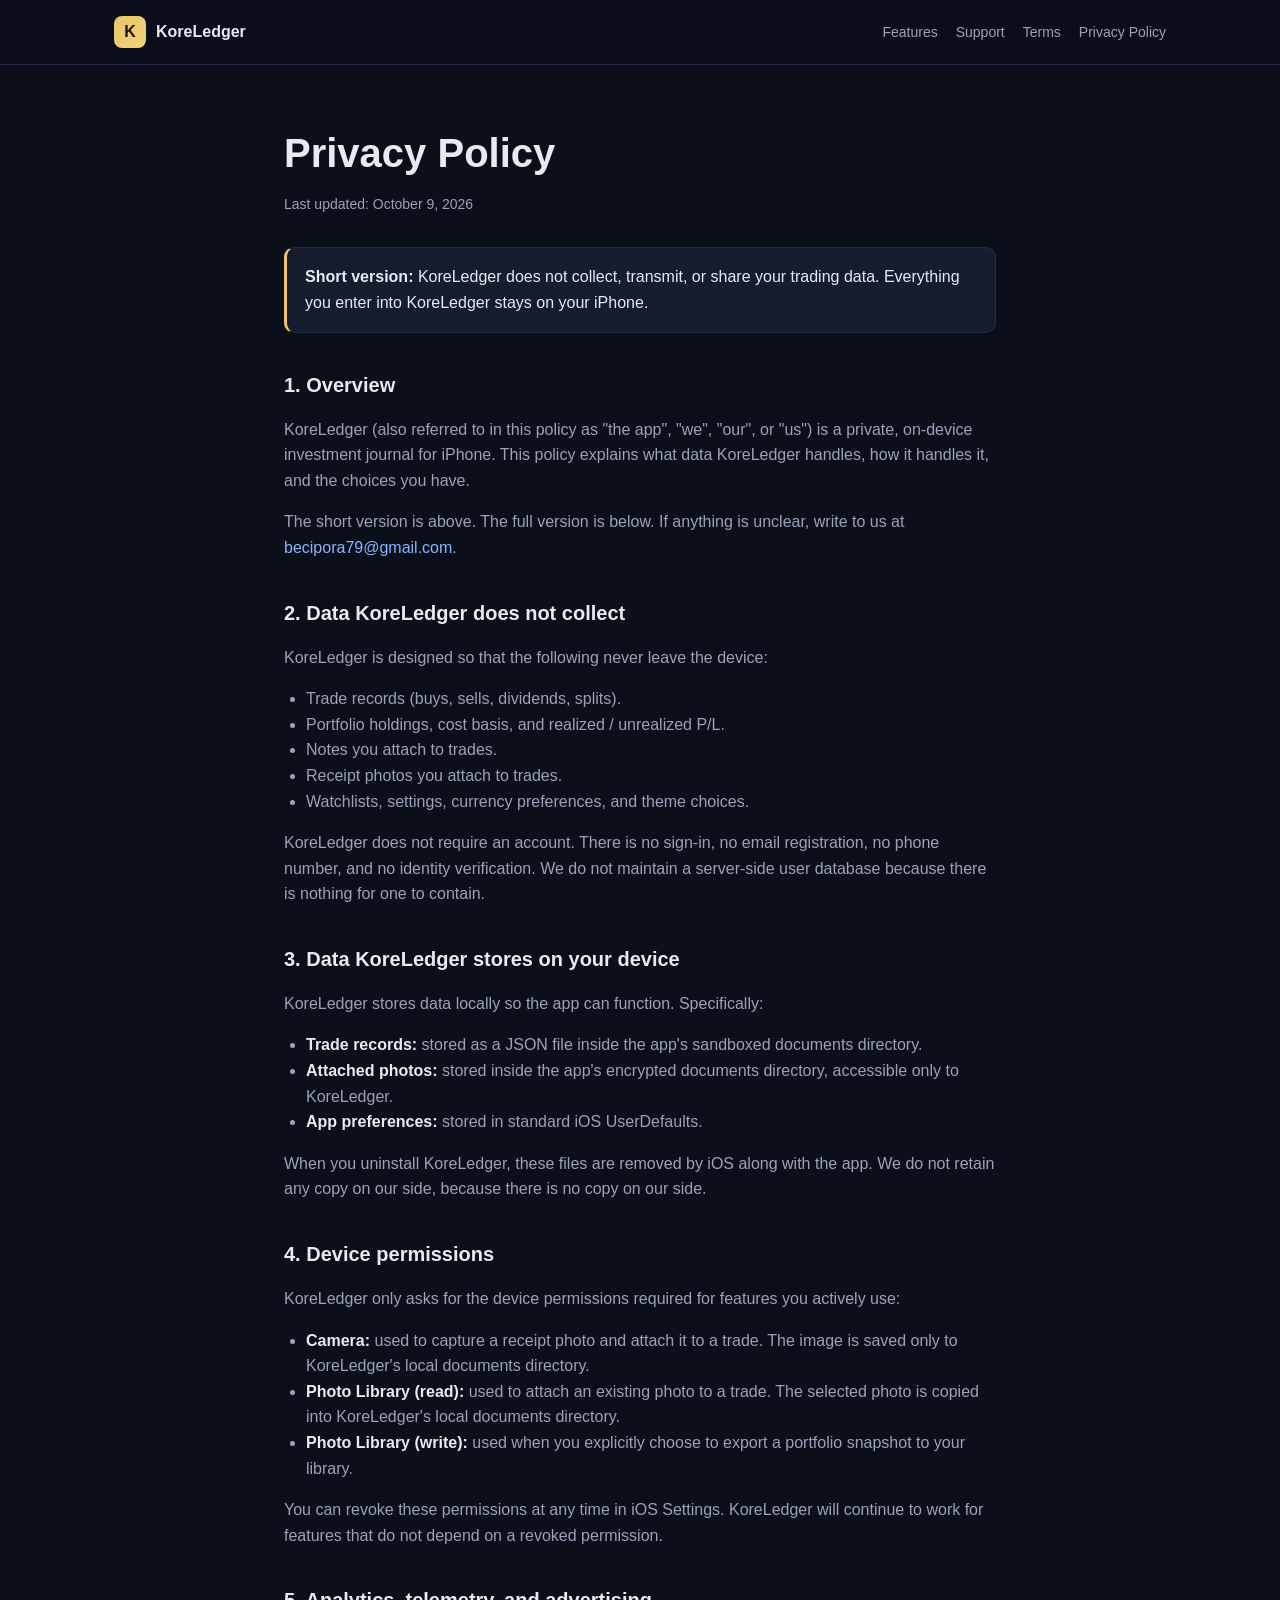
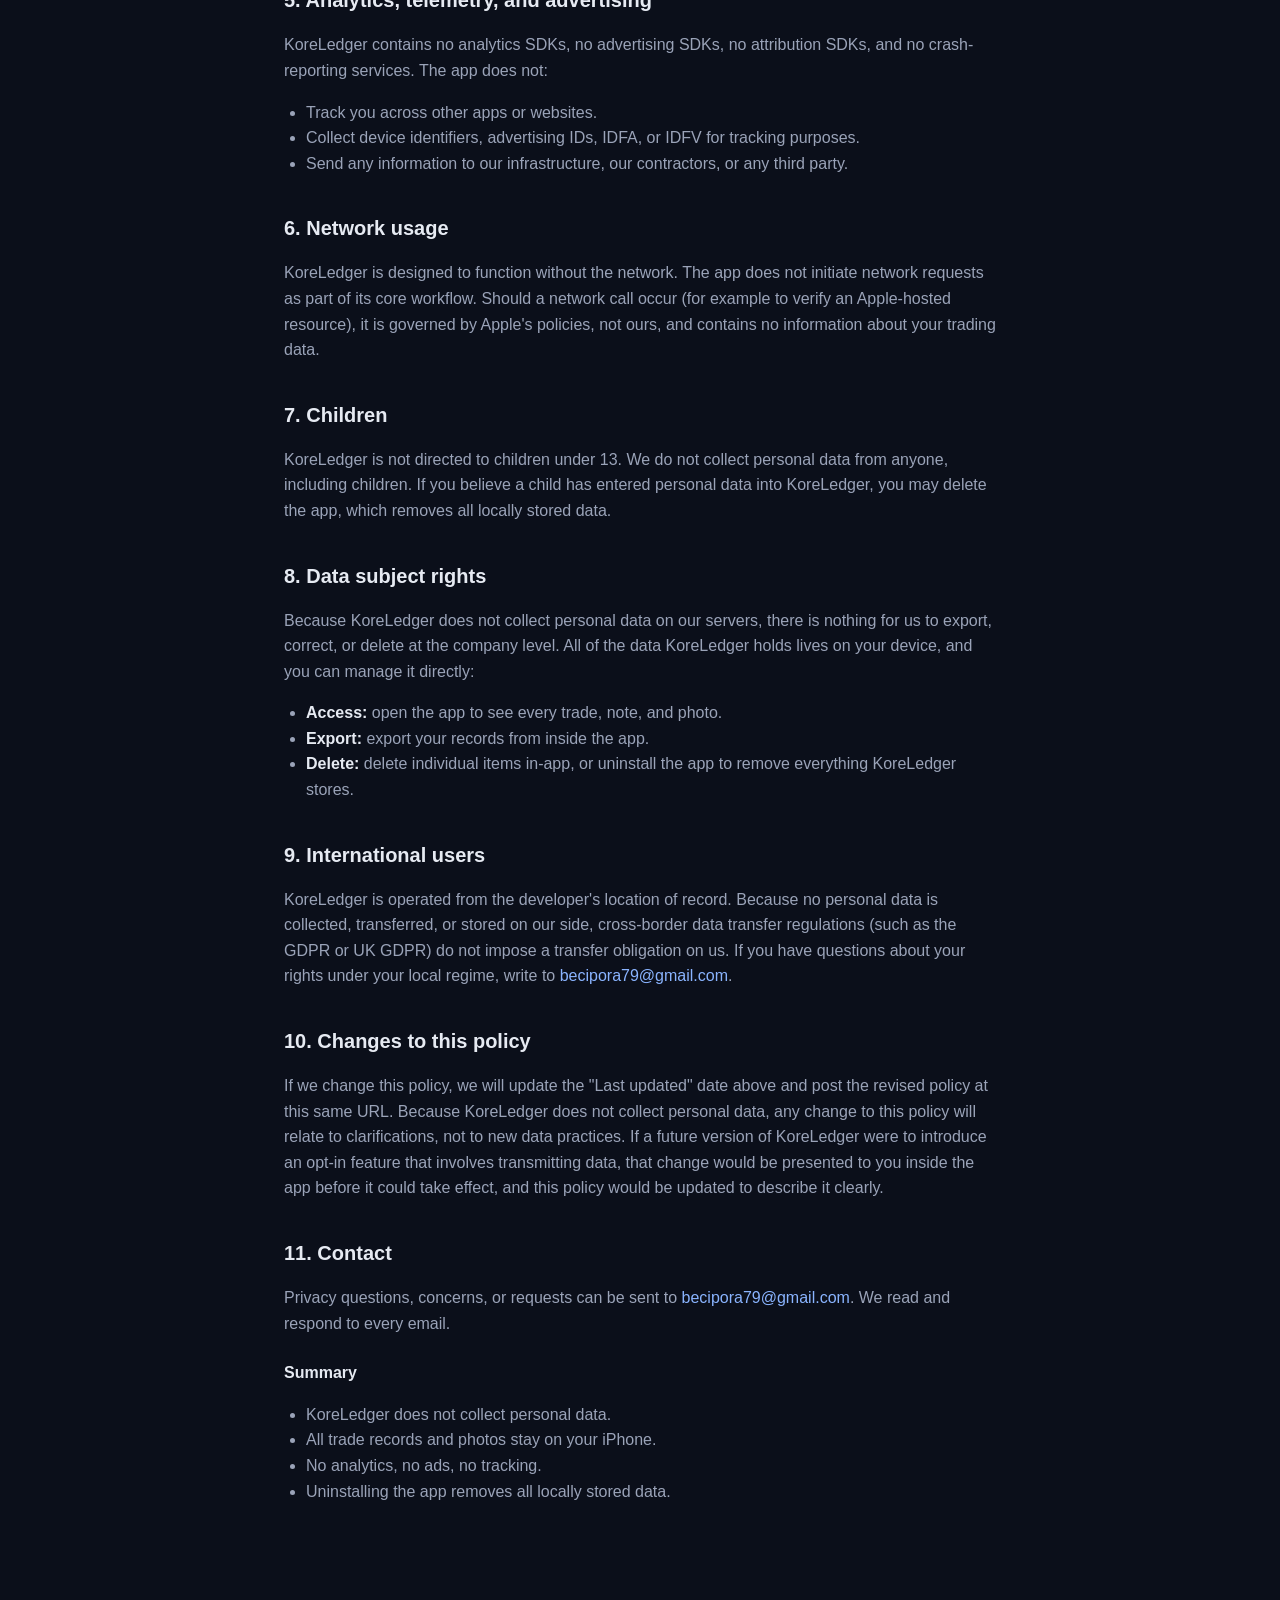
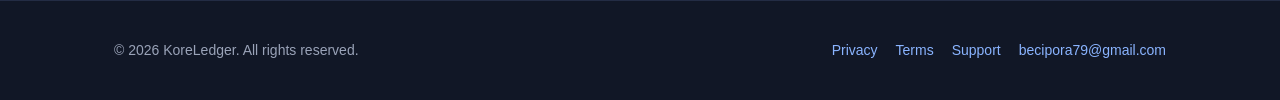
<file: privacy.html>
<!DOCTYPE html>
<html lang="en">
<head>
    <meta charset="UTF-8">
    <meta name="viewport" content="width=device-width, initial-scale=1.0">
    <meta name="description" content="KoreLedger privacy policy. KoreLedger is on-device only: no accounts, no cloud sync, no telemetry.">
    <meta name="theme-color" content="#0B0F1A">
    <title>Privacy Policy — KoreLedger</title>
    <link rel="icon" type="image/png" href="https://coresg-normal.trae.ai/api/ide/v1/text_to_image?prompt=minimalist%20dark%20app%20icon%20letter%20K%20gold%20accent%20on%20navy%20background&image_size=square">
    <link rel="stylesheet" href="styles.css">
</head>
<body>
    <header class="site-header">
        <div class="container nav-row">
            <a href="index.html" class="brand">
                <span class="brand-mark">K</span>
                <span class="brand-name">KoreLedger</span>
            </a>
            <nav class="primary-nav" aria-label="Primary">
                <a href="index.html#features">Features</a>
                <a href="support.html">Support</a>
                <a href="terms.html">Terms</a>
                <a href="privacy.html">Privacy Policy</a>
            </nav>
        </div>
    </header>

    <main class="doc">
        <div class="container narrow">
            <h1>Privacy Policy</h1>
            <p class="doc-meta">Last updated: October 9, 2026</p>

            <div class="callout">
                <p><strong>Short version:</strong> KoreLedger does not collect, transmit, or share your trading data. Everything you enter into KoreLedger stays on your iPhone.</p>
            </div>

            <h2>1. Overview</h2>
            <p>KoreLedger (also referred to in this policy as "the app", "we", "our", or "us") is a private, on-device investment journal for iPhone. This policy explains what data KoreLedger handles, how it handles it, and the choices you have.</p>
            <p>The short version is above. The full version is below. If anything is unclear, write to us at <a href="mailto:becipora79@gmail.com">becipora79@gmail.com</a>.</p>

            <h2>2. Data KoreLedger does not collect</h2>
            <p>KoreLedger is designed so that the following never leave the device:</p>
            <ul>
                <li>Trade records (buys, sells, dividends, splits).</li>
                <li>Portfolio holdings, cost basis, and realized / unrealized P/L.</li>
                <li>Notes you attach to trades.</li>
                <li>Receipt photos you attach to trades.</li>
                <li>Watchlists, settings, currency preferences, and theme choices.</li>
            </ul>
            <p>KoreLedger does not require an account. There is no sign-in, no email registration, no phone number, and no identity verification. We do not maintain a server-side user database because there is nothing for one to contain.</p>

            <h2>3. Data KoreLedger stores on your device</h2>
            <p>KoreLedger stores data locally so the app can function. Specifically:</p>
            <ul>
                <li><strong>Trade records:</strong> stored as a JSON file inside the app's sandboxed documents directory.</li>
                <li><strong>Attached photos:</strong> stored inside the app's encrypted documents directory, accessible only to KoreLedger.</li>
                <li><strong>App preferences:</strong> stored in standard iOS UserDefaults.</li>
            </ul>
            <p>When you uninstall KoreLedger, these files are removed by iOS along with the app. We do not retain any copy on our side, because there is no copy on our side.</p>

            <h2>4. Device permissions</h2>
            <p>KoreLedger only asks for the device permissions required for features you actively use:</p>
            <ul>
                <li><strong>Camera:</strong> used to capture a receipt photo and attach it to a trade. The image is saved only to KoreLedger's local documents directory.</li>
                <li><strong>Photo Library (read):</strong> used to attach an existing photo to a trade. The selected photo is copied into KoreLedger's local documents directory.</li>
                <li><strong>Photo Library (write):</strong> used when you explicitly choose to export a portfolio snapshot to your library.</li>
            </ul>
            <p>You can revoke these permissions at any time in iOS Settings. KoreLedger will continue to work for features that do not depend on a revoked permission.</p>

            <h2>5. Analytics, telemetry, and advertising</h2>
            <p>KoreLedger contains no analytics SDKs, no advertising SDKs, no attribution SDKs, and no crash-reporting services. The app does not:</p>
            <ul>
                <li>Track you across other apps or websites.</li>
                <li>Collect device identifiers, advertising IDs, IDFA, or IDFV for tracking purposes.</li>
                <li>Send any information to our infrastructure, our contractors, or any third party.</li>
            </ul>

            <h2>6. Network usage</h2>
            <p>KoreLedger is designed to function without the network. The app does not initiate network requests as part of its core workflow. Should a network call occur (for example to verify an Apple-hosted resource), it is governed by Apple's policies, not ours, and contains no information about your trading data.</p>

            <h2>7. Children</h2>
            <p>KoreLedger is not directed to children under 13. We do not collect personal data from anyone, including children. If you believe a child has entered personal data into KoreLedger, you may delete the app, which removes all locally stored data.</p>

            <h2>8. Data subject rights</h2>
            <p>Because KoreLedger does not collect personal data on our servers, there is nothing for us to export, correct, or delete at the company level. All of the data KoreLedger holds lives on your device, and you can manage it directly:</p>
            <ul>
                <li><strong>Access:</strong> open the app to see every trade, note, and photo.</li>
                <li><strong>Export:</strong> export your records from inside the app.</li>
                <li><strong>Delete:</strong> delete individual items in-app, or uninstall the app to remove everything KoreLedger stores.</li>
            </ul>

            <h2>9. International users</h2>
            <p>KoreLedger is operated from the developer's location of record. Because no personal data is collected, transferred, or stored on our side, cross-border data transfer regulations (such as the GDPR or UK GDPR) do not impose a transfer obligation on us. If you have questions about your rights under your local regime, write to <a href="mailto:becipora79@gmail.com">becipora79@gmail.com</a>.</p>

            <h2>10. Changes to this policy</h2>
            <p>If we change this policy, we will update the "Last updated" date above and post the revised policy at this same URL. Because KoreLedger does not collect personal data, any change to this policy will relate to clarifications, not to new data practices. If a future version of KoreLedger were to introduce an opt-in feature that involves transmitting data, that change would be presented to you inside the app before it could take effect, and this policy would be updated to describe it clearly.</p>

            <h2>11. Contact</h2>
            <p>Privacy questions, concerns, or requests can be sent to <a href="mailto:becipora79@gmail.com">becipora79@gmail.com</a>. We read and respond to every email.</p>

            <h3>Summary</h3>
            <ul>
                <li>KoreLedger does not collect personal data.</li>
                <li>All trade records and photos stay on your iPhone.</li>
                <li>No analytics, no ads, no tracking.</li>
                <li>Uninstalling the app removes all locally stored data.</li>
            </ul>
        </div>
    </main>

    <footer class="site-footer">
        <div class="container footer-row">
            <p>&copy; 2026 KoreLedger. All rights reserved.</p>
            <nav aria-label="Footer">
                <a href="privacy.html">Privacy</a>
                <a href="terms.html">Terms</a>
                <a href="support.html">Support</a>
                <a href="mailto:becipora79@gmail.com">becipora79@gmail.com</a>
            </nav>
        </div>
    </footer>
</body>
</html>
</file>
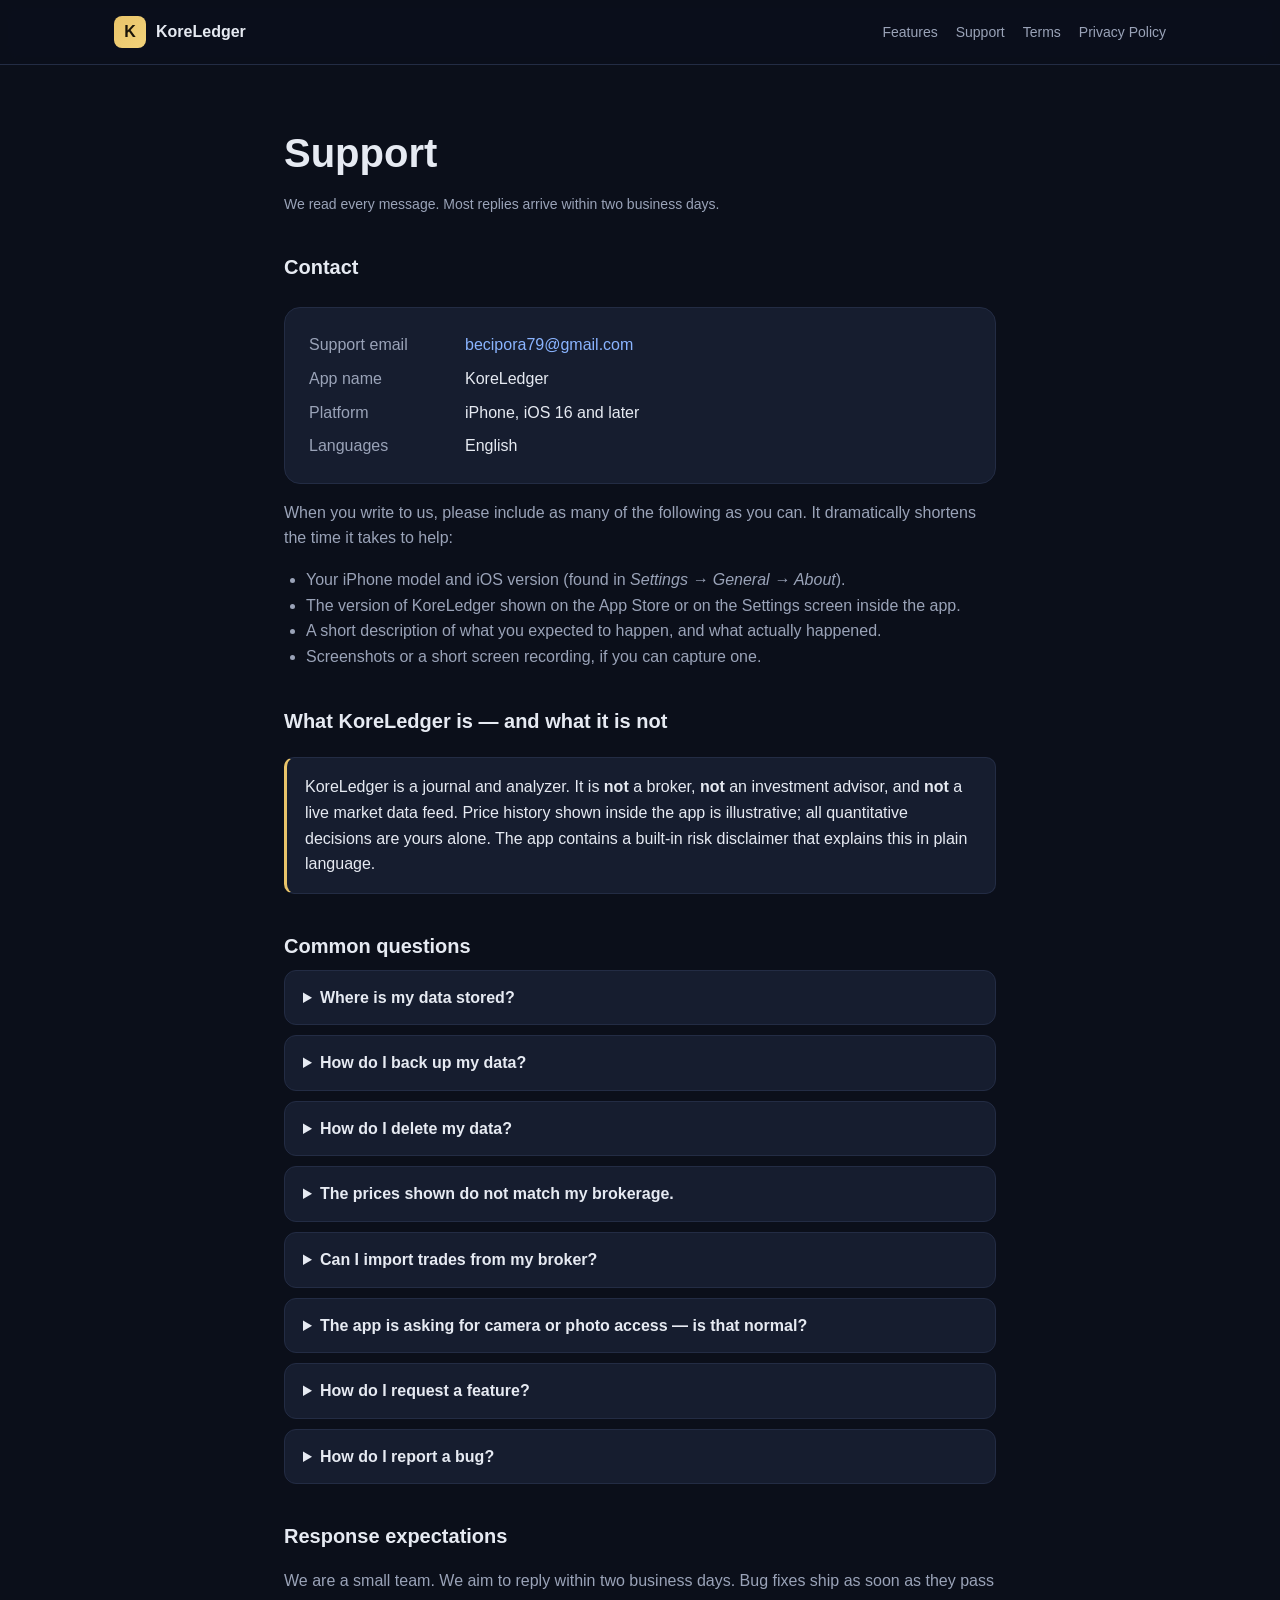
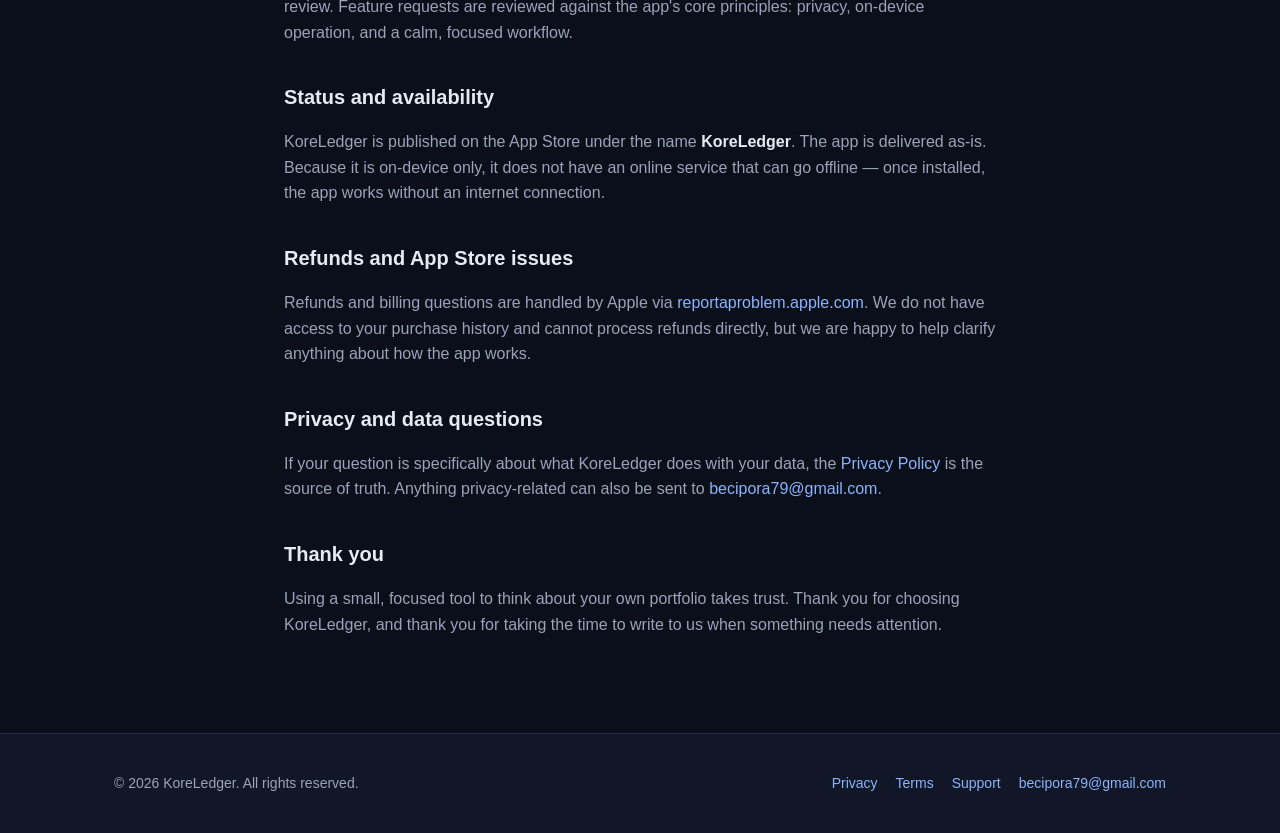
<file: support.html>
<!DOCTYPE html>
<html lang="en">
<head>
    <meta charset="UTF-8">
    <meta name="viewport" content="width=device-width, initial-scale=1.0">
    <meta name="description" content="KoreLedger support. Contact the developer, file a bug, request a feature, or find answers to common questions.">
    <meta name="theme-color" content="#0B0F1A">
    <title>Support — KoreLedger</title>
    <link rel="icon" type="image/png" href="https://coresg-normal.trae.ai/api/ide/v1/text_to_image?prompt=minimalist%20dark%20app%20icon%20letter%20K%20gold%20accent%20on%20navy%20background&image_size=square">
    <link rel="stylesheet" href="styles.css">
</head>
<body>
    <header class="site-header">
        <div class="container nav-row">
            <a href="index.html" class="brand">
                <span class="brand-mark">K</span>
                <span class="brand-name">KoreLedger</span>
            </a>
            <nav class="primary-nav" aria-label="Primary">
                <a href="index.html#features">Features</a>
                <a href="support.html">Support</a>
                <a href="terms.html">Terms</a>
                <a href="privacy.html">Privacy Policy</a>
            </nav>
        </div>
    </header>

    <main class="doc">
        <div class="container narrow">
            <h1>Support</h1>
            <p class="doc-meta">We read every message. Most replies arrive within two business days.</p>

            <h2>Contact</h2>
            <div class="contact-card">
                <dl>
                    <dt>Support email</dt>
                    <dd><a href="mailto:becipora79@gmail.com">becipora79@gmail.com</a></dd>

                    <dt>App name</dt>
                    <dd>KoreLedger</dd>

                    <dt>Platform</dt>
                    <dd>iPhone, iOS 16 and later</dd>

                    <dt>Languages</dt>
                    <dd>English</dd>
                </dl>
            </div>

            <p>When you write to us, please include as many of the following as you can. It dramatically shortens the time it takes to help:</p>
            <ul>
                <li>Your iPhone model and iOS version (found in <em>Settings → General → About</em>).</li>
                <li>The version of KoreLedger shown on the App Store or on the Settings screen inside the app.</li>
                <li>A short description of what you expected to happen, and what actually happened.</li>
                <li>Screenshots or a short screen recording, if you can capture one.</li>
            </ul>

            <h2>What KoreLedger is — and what it is not</h2>
            <div class="callout">
                <p>KoreLedger is a journal and analyzer. It is <strong>not</strong> a broker, <strong>not</strong> an investment advisor, and <strong>not</strong> a live market data feed. Price history shown inside the app is illustrative; all quantitative decisions are yours alone. The app contains a built-in risk disclaimer that explains this in plain language.</p>
            </div>

            <h2>Common questions</h2>
            <div class="faq">
                <details>
                    <summary>Where is my data stored?</summary>
                    <p>All trade records, notes, and attached photos are stored locally on your iPhone, inside the app's sandboxed documents directory. KoreLedger does not upload your data anywhere.</p>
                </details>
                <details>
                    <summary>How do I back up my data?</summary>
                    <p>Use a standard iPhone iCloud or iTunes backup. KoreLedger's local documents directory is included in your device backups. If you want a portable copy, export your records from inside the app and store the file wherever you like.</p>
                </details>
                <details>
                    <summary>How do I delete my data?</summary>
                    <p>You can delete individual trades inside the app. To remove everything KoreLedger has stored, uninstall the app from your iPhone — iOS will remove the sandbox along with it.</p>
                </details>
                <details>
                    <summary>The prices shown do not match my brokerage.</summary>
                    <p>That is expected. KoreLedger does not connect to any brokerage, exchange, or live market feed. The price history is stored locally and is intended as an illustrative reference for the trades you log, not as a real-time quote.</p>
                </details>
                <details>
                    <summary>Can I import trades from my broker?</summary>
                    <p>No. KoreLedger is intentionally a journal you maintain by hand. Manual entry keeps the math transparent and keeps your data on-device.</p>
                </details>
                <details>
                    <summary>The app is asking for camera or photo access — is that normal?</summary>
                    <p>Yes. KoreLedger only uses those permissions when you choose to attach a receipt photo to a trade, or when you choose to export a portfolio snapshot to your photo library. You can revoke the permission in iOS Settings at any time.</p>
                </details>
                <details>
                    <summary>How do I request a feature?</summary>
                    <p>Send it to <a href="mailto:becipora79@gmail.com">becipora79@gmail.com</a> with the subject "Feature request". Describe the workflow you have in mind and why it would help you; concrete examples are the most useful.</p>
                </details>
                <details>
                    <summary>How do I report a bug?</summary>
                    <p>Send it to <a href="mailto:becipora79@gmail.com">becipora79@gmail.com</a> with the subject "Bug". Include the steps to reproduce, what you expected, what happened, and — if you can — a screenshot or screen recording.</p>
                </details>
            </div>

            <h2>Response expectations</h2>
            <p>We are a small team. We aim to reply within two business days. Bug fixes ship as soon as they pass review. Feature requests are reviewed against the app's core principles: privacy, on-device operation, and a calm, focused workflow.</p>

            <h2>Status and availability</h2>
            <p>KoreLedger is published on the App Store under the name <strong>KoreLedger</strong>. The app is delivered as-is. Because it is on-device only, it does not have an online service that can go offline — once installed, the app works without an internet connection.</p>

            <h2>Refunds and App Store issues</h2>
            <p>Refunds and billing questions are handled by Apple via <a href="https://reportaproblem.apple.com/">reportaproblem.apple.com</a>. We do not have access to your purchase history and cannot process refunds directly, but we are happy to help clarify anything about how the app works.</p>

            <h2>Privacy and data questions</h2>
            <p>If your question is specifically about what KoreLedger does with your data, the <a href="privacy.html">Privacy Policy</a> is the source of truth. Anything privacy-related can also be sent to <a href="mailto:becipora79@gmail.com">becipora79@gmail.com</a>.</p>

            <h2>Thank you</h2>
            <p>Using a small, focused tool to think about your own portfolio takes trust. Thank you for choosing KoreLedger, and thank you for taking the time to write to us when something needs attention.</p>
        </div>
    </main>

    <footer class="site-footer">
        <div class="container footer-row">
            <p>&copy; 2026 KoreLedger. All rights reserved.</p>
            <nav aria-label="Footer">
                <a href="privacy.html">Privacy</a>
                <a href="terms.html">Terms</a>
                <a href="support.html">Support</a>
                <a href="mailto:becipora79@gmail.com">becipora79@gmail.com</a>
            </nav>
        </div>
    </footer>
</body>
</html>
</file>
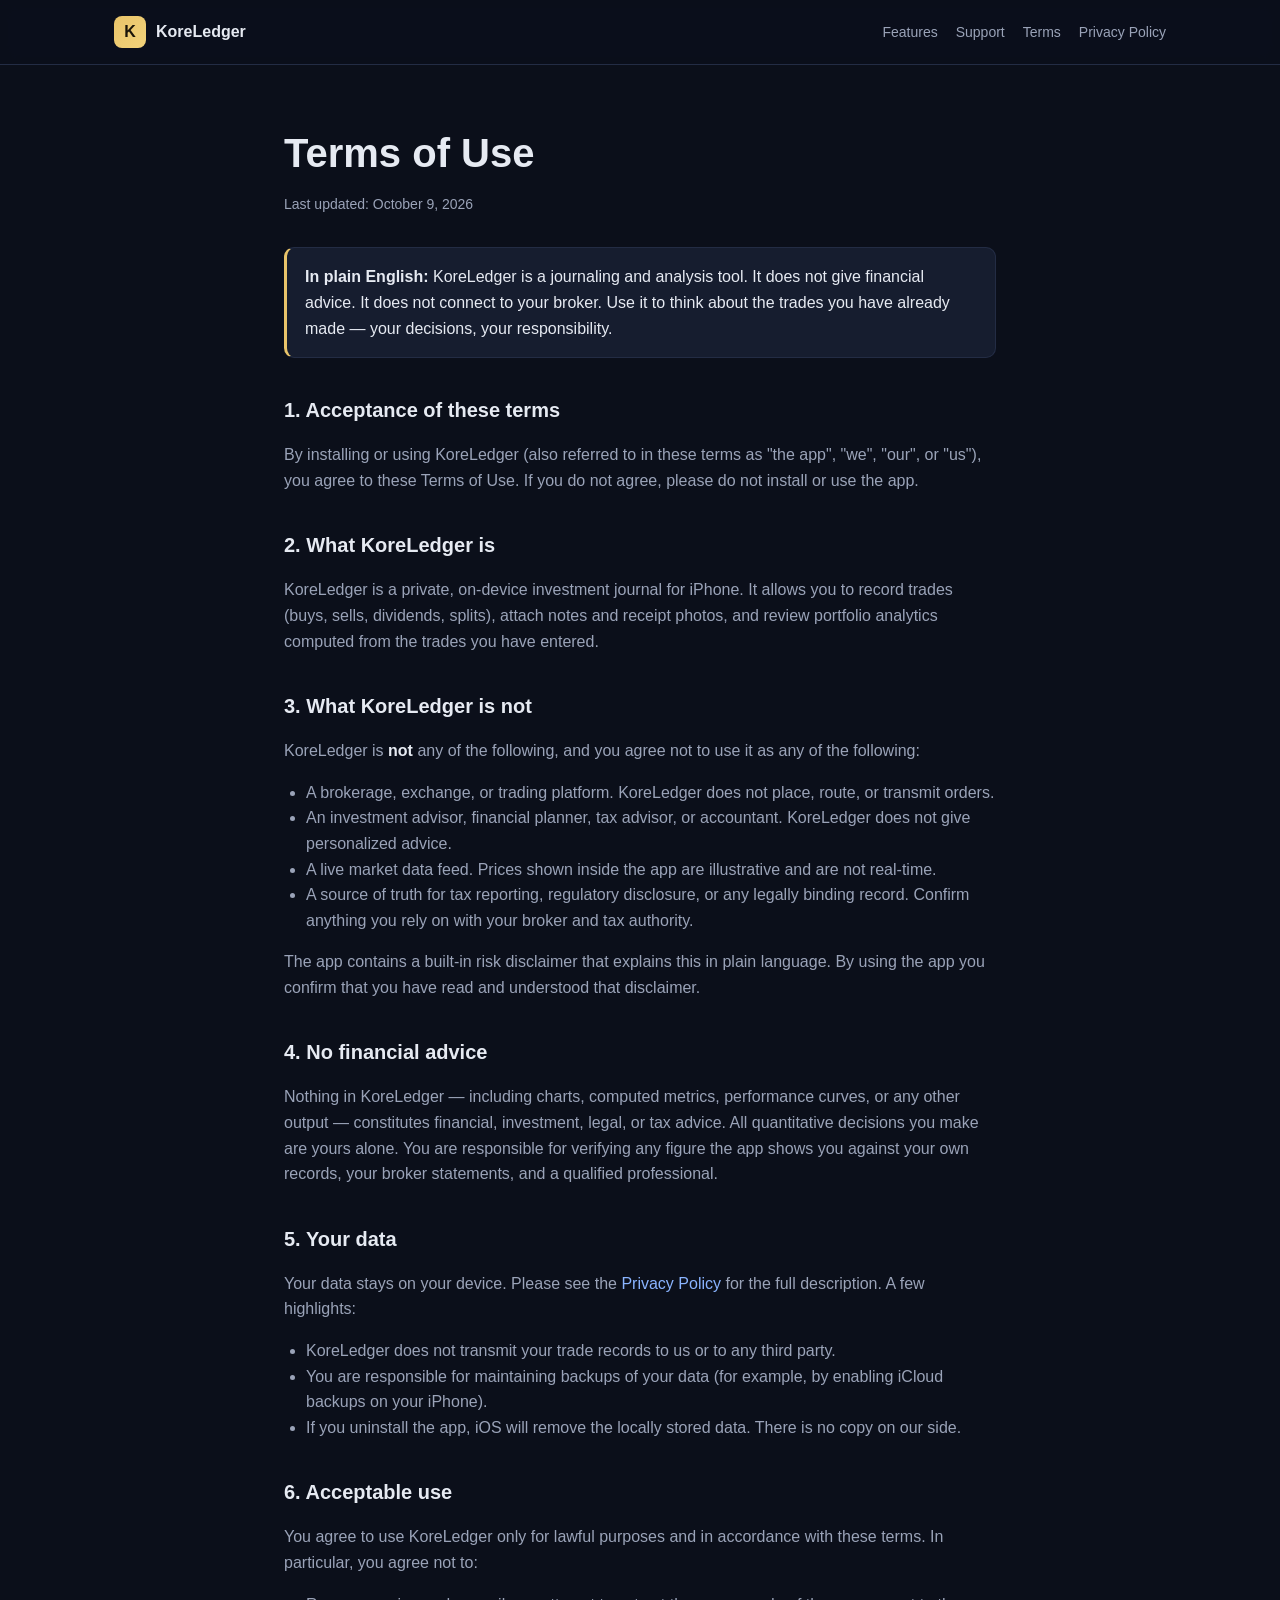
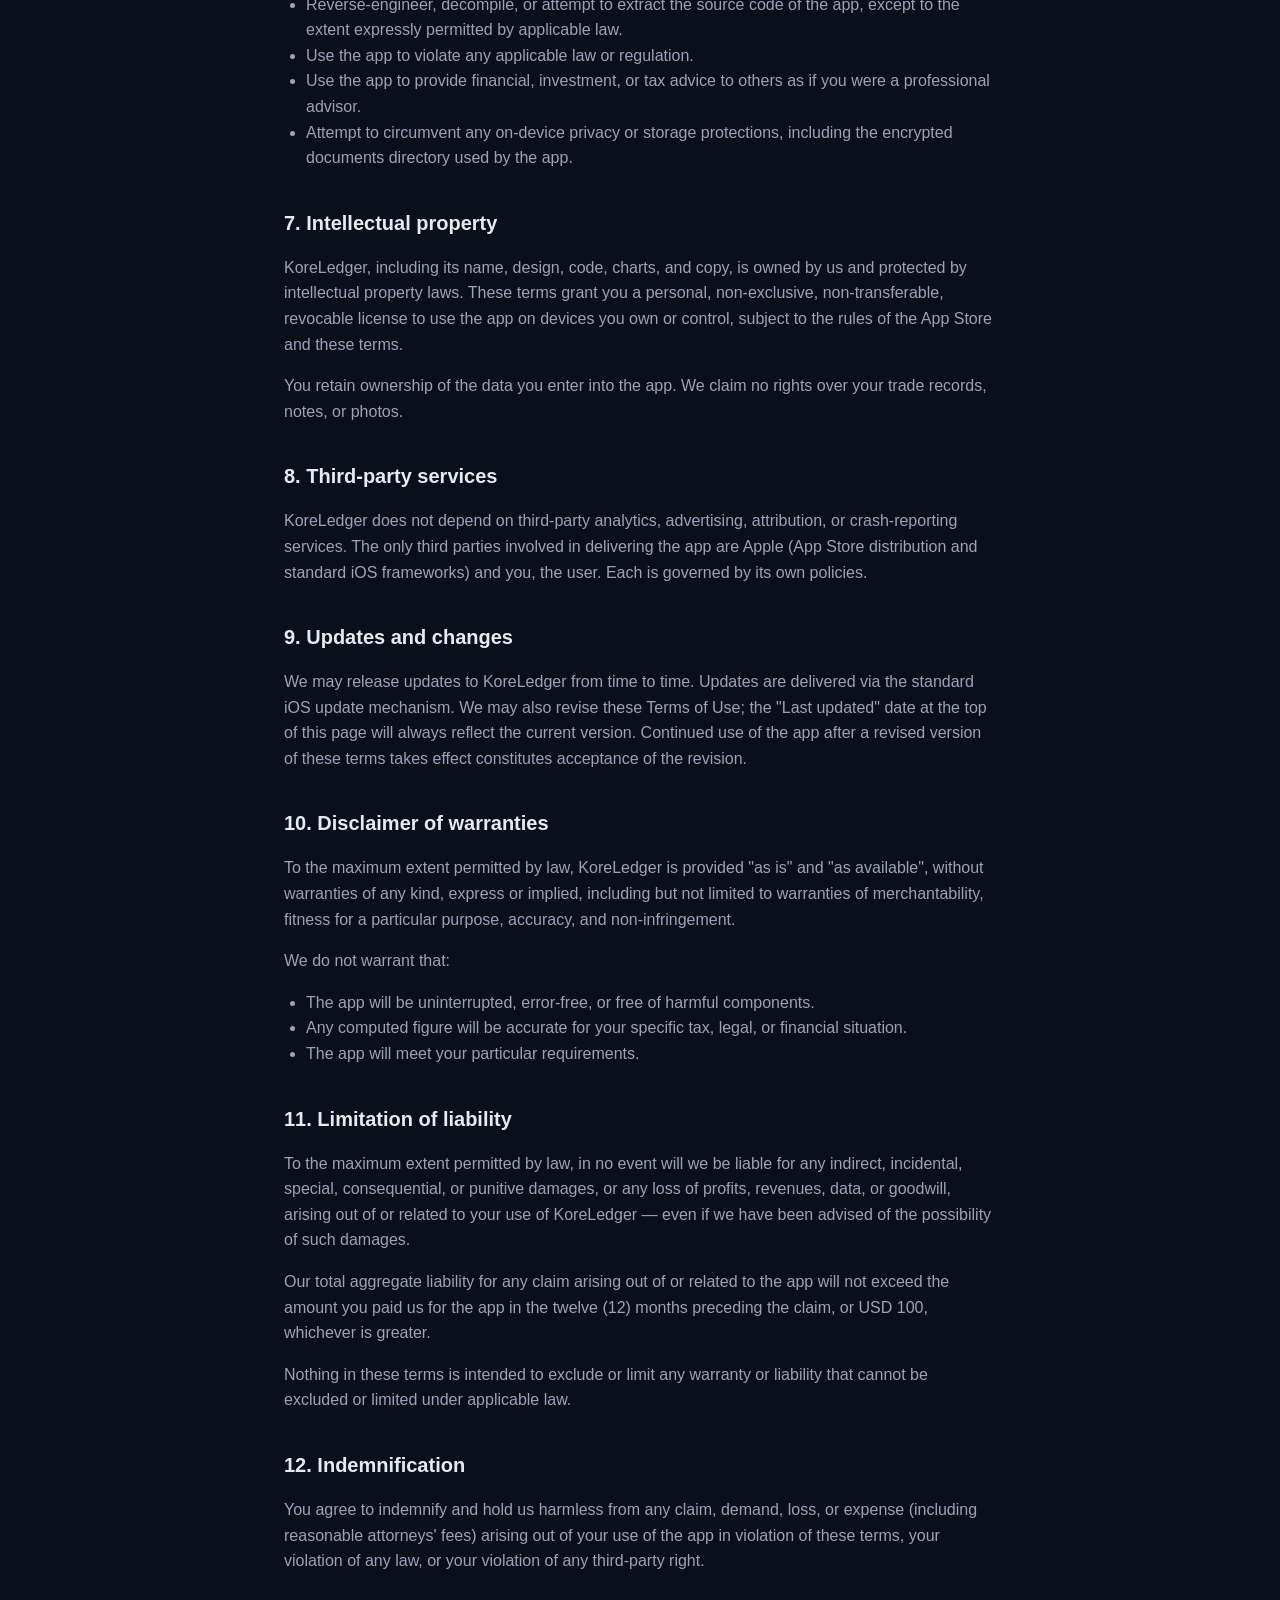
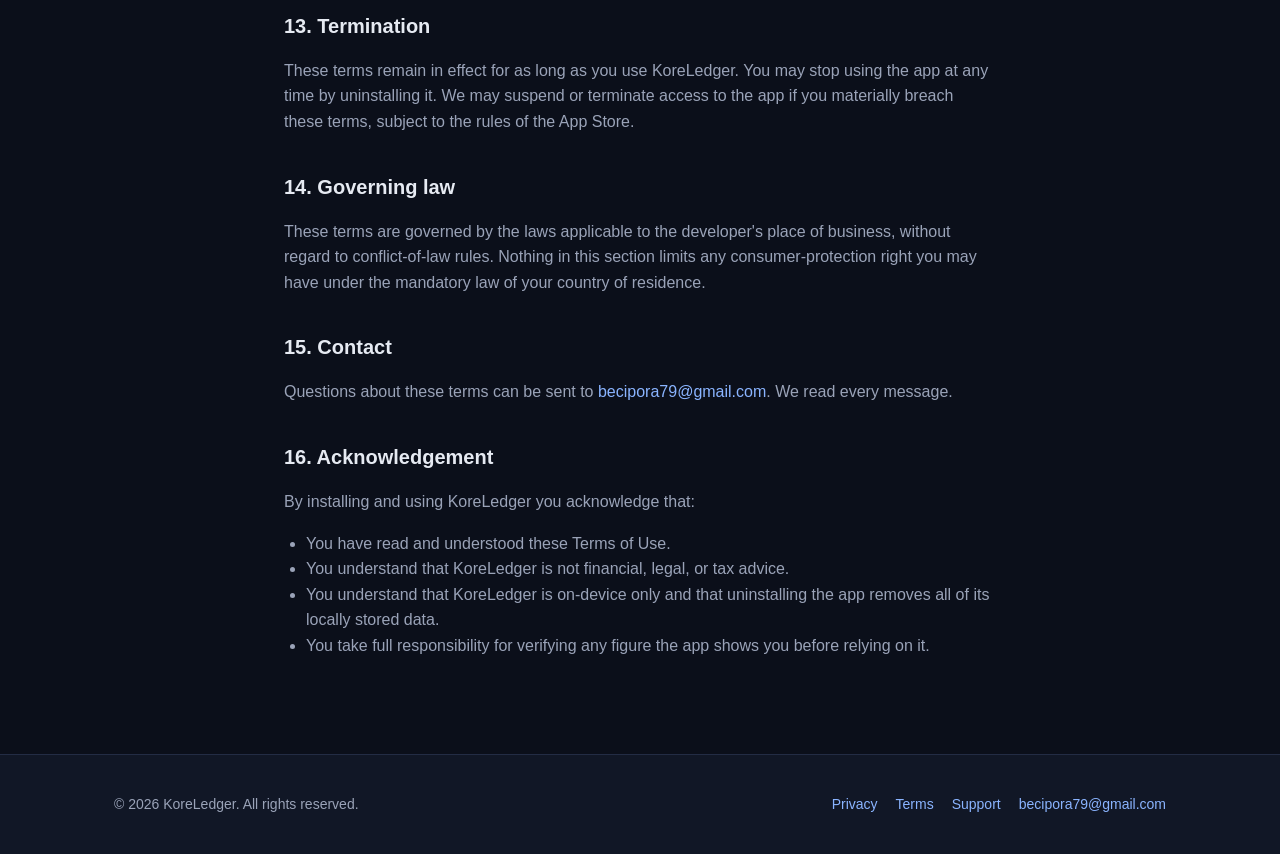
<file: terms.html>
<!DOCTYPE html>
<html lang="en">
<head>
    <meta charset="UTF-8">
    <meta name="viewport" content="width=device-width, initial-scale=1.0">
    <meta name="description" content="KoreLedger terms of use. Read the conditions under which you may use the KoreLedger app.">
    <meta name="theme-color" content="#0B0F1A">
    <title>Terms of Use — KoreLedger</title>
    <link rel="icon" type="image/png" href="https://coresg-normal.trae.ai/api/ide/v1/text_to_image?prompt=minimalist%20dark%20app%20icon%20letter%20K%20gold%20accent%20on%20navy%20background&image_size=square">
    <link rel="stylesheet" href="styles.css">
</head>
<body>
    <header class="site-header">
        <div class="container nav-row">
            <a href="index.html" class="brand">
                <span class="brand-mark">K</span>
                <span class="brand-name">KoreLedger</span>
            </a>
            <nav class="primary-nav" aria-label="Primary">
                <a href="index.html#features">Features</a>
                <a href="support.html">Support</a>
                <a href="terms.html">Terms</a>
                <a href="privacy.html">Privacy Policy</a>
            </nav>
        </div>
    </header>

    <main class="doc">
        <div class="container narrow">
            <h1>Terms of Use</h1>
            <p class="doc-meta">Last updated: October 9, 2026</p>

            <div class="callout">
                <p><strong>In plain English:</strong> KoreLedger is a journaling and analysis tool. It does not give financial advice. It does not connect to your broker. Use it to think about the trades you have already made — your decisions, your responsibility.</p>
            </div>

            <h2>1. Acceptance of these terms</h2>
            <p>By installing or using KoreLedger (also referred to in these terms as "the app", "we", "our", or "us"), you agree to these Terms of Use. If you do not agree, please do not install or use the app.</p>

            <h2>2. What KoreLedger is</h2>
            <p>KoreLedger is a private, on-device investment journal for iPhone. It allows you to record trades (buys, sells, dividends, splits), attach notes and receipt photos, and review portfolio analytics computed from the trades you have entered.</p>

            <h2>3. What KoreLedger is not</h2>
            <p>KoreLedger is <strong>not</strong> any of the following, and you agree not to use it as any of the following:</p>
            <ul>
                <li>A brokerage, exchange, or trading platform. KoreLedger does not place, route, or transmit orders.</li>
                <li>An investment advisor, financial planner, tax advisor, or accountant. KoreLedger does not give personalized advice.</li>
                <li>A live market data feed. Prices shown inside the app are illustrative and are not real-time.</li>
                <li>A source of truth for tax reporting, regulatory disclosure, or any legally binding record. Confirm anything you rely on with your broker and tax authority.</li>
            </ul>
            <p>The app contains a built-in risk disclaimer that explains this in plain language. By using the app you confirm that you have read and understood that disclaimer.</p>

            <h2>4. No financial advice</h2>
            <p>Nothing in KoreLedger — including charts, computed metrics, performance curves, or any other output — constitutes financial, investment, legal, or tax advice. All quantitative decisions you make are yours alone. You are responsible for verifying any figure the app shows you against your own records, your broker statements, and a qualified professional.</p>

            <h2>5. Your data</h2>
            <p>Your data stays on your device. Please see the <a href="privacy.html">Privacy Policy</a> for the full description. A few highlights:</p>
            <ul>
                <li>KoreLedger does not transmit your trade records to us or to any third party.</li>
                <li>You are responsible for maintaining backups of your data (for example, by enabling iCloud backups on your iPhone).</li>
                <li>If you uninstall the app, iOS will remove the locally stored data. There is no copy on our side.</li>
            </ul>

            <h2>6. Acceptable use</h2>
            <p>You agree to use KoreLedger only for lawful purposes and in accordance with these terms. In particular, you agree not to:</p>
            <ul>
                <li>Reverse-engineer, decompile, or attempt to extract the source code of the app, except to the extent expressly permitted by applicable law.</li>
                <li>Use the app to violate any applicable law or regulation.</li>
                <li>Use the app to provide financial, investment, or tax advice to others as if you were a professional advisor.</li>
                <li>Attempt to circumvent any on-device privacy or storage protections, including the encrypted documents directory used by the app.</li>
            </ul>

            <h2>7. Intellectual property</h2>
            <p>KoreLedger, including its name, design, code, charts, and copy, is owned by us and protected by intellectual property laws. These terms grant you a personal, non-exclusive, non-transferable, revocable license to use the app on devices you own or control, subject to the rules of the App Store and these terms.</p>
            <p>You retain ownership of the data you enter into the app. We claim no rights over your trade records, notes, or photos.</p>

            <h2>8. Third-party services</h2>
            <p>KoreLedger does not depend on third-party analytics, advertising, attribution, or crash-reporting services. The only third parties involved in delivering the app are Apple (App Store distribution and standard iOS frameworks) and you, the user. Each is governed by its own policies.</p>

            <h2>9. Updates and changes</h2>
            <p>We may release updates to KoreLedger from time to time. Updates are delivered via the standard iOS update mechanism. We may also revise these Terms of Use; the "Last updated" date at the top of this page will always reflect the current version. Continued use of the app after a revised version of these terms takes effect constitutes acceptance of the revision.</p>

            <h2>10. Disclaimer of warranties</h2>
            <p>To the maximum extent permitted by law, KoreLedger is provided "as is" and "as available", without warranties of any kind, express or implied, including but not limited to warranties of merchantability, fitness for a particular purpose, accuracy, and non-infringement.</p>
            <p>We do not warrant that:</p>
            <ul>
                <li>The app will be uninterrupted, error-free, or free of harmful components.</li>
                <li>Any computed figure will be accurate for your specific tax, legal, or financial situation.</li>
                <li>The app will meet your particular requirements.</li>
            </ul>

            <h2>11. Limitation of liability</h2>
            <p>To the maximum extent permitted by law, in no event will we be liable for any indirect, incidental, special, consequential, or punitive damages, or any loss of profits, revenues, data, or goodwill, arising out of or related to your use of KoreLedger — even if we have been advised of the possibility of such damages.</p>
            <p>Our total aggregate liability for any claim arising out of or related to the app will not exceed the amount you paid us for the app in the twelve (12) months preceding the claim, or USD 100, whichever is greater.</p>
            <p>Nothing in these terms is intended to exclude or limit any warranty or liability that cannot be excluded or limited under applicable law.</p>

            <h2>12. Indemnification</h2>
            <p>You agree to indemnify and hold us harmless from any claim, demand, loss, or expense (including reasonable attorneys' fees) arising out of your use of the app in violation of these terms, your violation of any law, or your violation of any third-party right.</p>

            <h2>13. Termination</h2>
            <p>These terms remain in effect for as long as you use KoreLedger. You may stop using the app at any time by uninstalling it. We may suspend or terminate access to the app if you materially breach these terms, subject to the rules of the App Store.</p>

            <h2>14. Governing law</h2>
            <p>These terms are governed by the laws applicable to the developer's place of business, without regard to conflict-of-law rules. Nothing in this section limits any consumer-protection right you may have under the mandatory law of your country of residence.</p>

            <h2>15. Contact</h2>
            <p>Questions about these terms can be sent to <a href="mailto:becipora79@gmail.com">becipora79@gmail.com</a>. We read every message.</p>

            <h2>16. Acknowledgement</h2>
            <p>By installing and using KoreLedger you acknowledge that:</p>
            <ul>
                <li>You have read and understood these Terms of Use.</li>
                <li>You understand that KoreLedger is not financial, legal, or tax advice.</li>
                <li>You understand that KoreLedger is on-device only and that uninstalling the app removes all of its locally stored data.</li>
                <li>You take full responsibility for verifying any figure the app shows you before relying on it.</li>
            </ul>
        </div>
    </main>

    <footer class="site-footer">
        <div class="container footer-row">
            <p>&copy; 2026 KoreLedger. All rights reserved.</p>
            <nav aria-label="Footer">
                <a href="privacy.html">Privacy</a>
                <a href="terms.html">Terms</a>
                <a href="support.html">Support</a>
                <a href="mailto:becipora79@gmail.com">becipora79@gmail.com</a>
            </nav>
        </div>
    </footer>
</body>
</html>
</file>
<file: styles.css>
:root {
    --bg: #0B0F1A;
    --bg-alt: #111726;
    --surface: #161D2F;
    --border: #232C44;
    --text: #E6EAF2;
    --muted: #9AA3B8;
    --accent: #E9C46A;
    --accent-strong: #F2D27A;
    --link: #8AB4FF;
}

* {
    box-sizing: border-box;
}

html, body {
    margin: 0;
    padding: 0;
    background: var(--bg);
    color: var(--text);
    font-family: -apple-system, BlinkMacSystemFont, "Segoe UI", Roboto, Oxygen, Ubuntu, sans-serif;
    line-height: 1.6;
    -webkit-font-smoothing: antialiased;
}

a {
    color: var(--link);
    text-decoration: none;
}

a:hover {
    text-decoration: underline;
}

img {
    max-width: 100%;
    height: auto;
    display: block;
    border-radius: 12px;
}

.container {
    width: 100%;
    max-width: 1100px;
    margin: 0 auto;
    padding: 0 24px;
}

.container.narrow {
    max-width: 760px;
}

.site-header {
    background: rgba(11, 15, 26, 0.85);
    backdrop-filter: saturate(180%) blur(10px);
    border-bottom: 1px solid var(--border);
    position: sticky;
    top: 0;
    z-index: 10;
}

.nav-row {
    display: flex;
    align-items: center;
    justify-content: space-between;
    padding-top: 16px;
    padding-bottom: 16px;
    gap: 16px;
}

.brand {
    display: inline-flex;
    align-items: center;
    gap: 10px;
    font-weight: 700;
    color: var(--text);
}

.brand:hover {
    text-decoration: none;
}

.brand-mark {
    width: 32px;
    height: 32px;
    display: inline-grid;
    place-items: center;
    border-radius: 8px;
    background: linear-gradient(135deg, var(--accent), var(--accent-strong));
    color: #1A1408;
    font-weight: 800;
}

.primary-nav {
    display: flex;
    flex-wrap: wrap;
    gap: 18px;
}

.primary-nav a {
    color: var(--muted);
    font-size: 14px;
}

.primary-nav a:hover {
    color: var(--text);
    text-decoration: none;
}

.hero {
    padding: 64px 0 48px;
    background:
        radial-gradient(1200px 600px at 10% -10%, rgba(233, 196, 106, 0.08), transparent 60%),
        radial-gradient(900px 500px at 110% 10%, rgba(138, 180, 255, 0.07), transparent 60%);
}

.hero-grid {
    display: grid;
    grid-template-columns: 1.1fr 1fr;
    gap: 48px;
    align-items: center;
}

.eyebrow {
    color: var(--accent);
    font-size: 13px;
    letter-spacing: 0.18em;
    text-transform: uppercase;
    margin: 0 0 12px;
}

.hero h1 {
    font-size: clamp(32px, 4.4vw, 48px);
    line-height: 1.15;
    margin: 0 0 16px;
}

.lede {
    color: var(--muted);
    font-size: 17px;
    margin: 0 0 24px;
}

.hero-cta {
    display: flex;
    gap: 12px;
    flex-wrap: wrap;
    margin-bottom: 28px;
}

.btn {
    display: inline-block;
    padding: 12px 20px;
    border-radius: 10px;
    font-weight: 600;
    font-size: 15px;
    border: 1px solid transparent;
    transition: transform 0.1s ease, background 0.2s ease, border-color 0.2s ease;
}

.btn:hover {
    text-decoration: none;
    transform: translateY(-1px);
}

.btn-primary {
    background: var(--accent);
    color: #1A1408;
}

.btn-primary:hover {
    background: var(--accent-strong);
}

.btn-ghost {
    background: transparent;
    color: var(--text);
    border-color: var(--border);
}

.btn-ghost:hover {
    border-color: var(--accent);
}

.hero-strip {
    list-style: none;
    padding: 0;
    margin: 0;
    display: grid;
    grid-template-columns: repeat(3, minmax(0, 1fr));
    gap: 16px;
}

.hero-strip li {
    background: var(--surface);
    border: 1px solid var(--border);
    border-radius: 12px;
    padding: 14px 16px;
}

.hero-strip strong {
    display: block;
    font-size: 14px;
    color: var(--text);
}

.hero-strip span {
    display: block;
    font-size: 12px;
    color: var(--muted);
    margin-top: 2px;
}

.hero-art img {
    box-shadow: 0 30px 80px rgba(0, 0, 0, 0.45);
    border-radius: 20px;
    border: 1px solid var(--border);
}

.section {
    padding: 64px 0;
}

.section-alt {
    background: var(--bg-alt);
    border-top: 1px solid var(--border);
    border-bottom: 1px solid var(--border);
}

.section h2 {
    font-size: clamp(24px, 3vw, 32px);
    margin: 0 0 12px;
}

.section-lede {
    color: var(--muted);
    max-width: 720px;
    margin: 0 0 36px;
}

.feature-grid {
    display: grid;
    grid-template-columns: repeat(2, minmax(0, 1fr));
    gap: 20px;
}

.feature-card {
    background: var(--surface);
    border: 1px solid var(--border);
    border-radius: 16px;
    padding: 20px;
}

.feature-card img {
    margin-bottom: 16px;
    border-radius: 10px;
}

.feature-card h3 {
    margin: 0 0 8px;
    font-size: 18px;
}

.feature-card p {
    margin: 0;
    color: var(--muted);
}

.center {
    text-align: center;
}

.center p {
    margin-bottom: 24px;
}

.site-footer {
    border-top: 1px solid var(--border);
    padding: 24px 0;
    background: var(--bg-alt);
}

.footer-row {
    display: flex;
    justify-content: space-between;
    align-items: center;
    gap: 16px;
    flex-wrap: wrap;
    color: var(--muted);
    font-size: 14px;
}

.footer-row nav {
    display: flex;
    gap: 18px;
    flex-wrap: wrap;
}

.doc {
    padding: 56px 0 80px;
}

.doc h1 {
    font-size: clamp(28px, 4vw, 40px);
    margin: 0 0 8px;
}

.doc .doc-meta {
    color: var(--muted);
    font-size: 14px;
    margin: 0 0 32px;
}

.doc h2 {
    font-size: 20px;
    margin: 36px 0 8px;
    color: var(--text);
}

.doc h3 {
    font-size: 16px;
    margin: 24px 0 6px;
    color: var(--text);
}

.doc p, .doc li {
    color: var(--muted);
}

.doc ul {
    padding-left: 22px;
}

.doc strong {
    color: var(--text);
}

.doc a {
    color: var(--link);
}

.callout {
    background: var(--surface);
    border: 1px solid var(--border);
    border-left: 3px solid var(--accent);
    padding: 16px 18px;
    border-radius: 10px;
    margin: 20px 0;
}

.callout p {
    margin: 0;
    color: var(--text);
}

.contact-card {
    background: var(--surface);
    border: 1px solid var(--border);
    border-radius: 16px;
    padding: 24px;
    margin-top: 24px;
}

.contact-card dl {
    margin: 0;
    display: grid;
    grid-template-columns: 140px 1fr;
    gap: 8px 16px;
}

.contact-card dt {
    color: var(--muted);
}

.contact-card dd {
    margin: 0;
    color: var(--text);
}

.faq details {
    background: var(--surface);
    border: 1px solid var(--border);
    border-radius: 12px;
    padding: 14px 18px;
    margin-bottom: 10px;
}

.faq summary {
    cursor: pointer;
    font-weight: 600;
    color: var(--text);
}

.faq details[open] summary {
    margin-bottom: 8px;
}

@media (max-width: 860px) {
    .hero-grid {
        grid-template-columns: 1fr;
    }
    .hero-art {
        order: -1;
    }
    .feature-grid {
        grid-template-columns: 1fr;
    }
    .hero-strip {
        grid-template-columns: 1fr;
    }
    .contact-card dl {
        grid-template-columns: 1fr;
        gap: 4px 0;
    }
    .contact-card dt {
        margin-top: 8px;
    }
}
</file>
